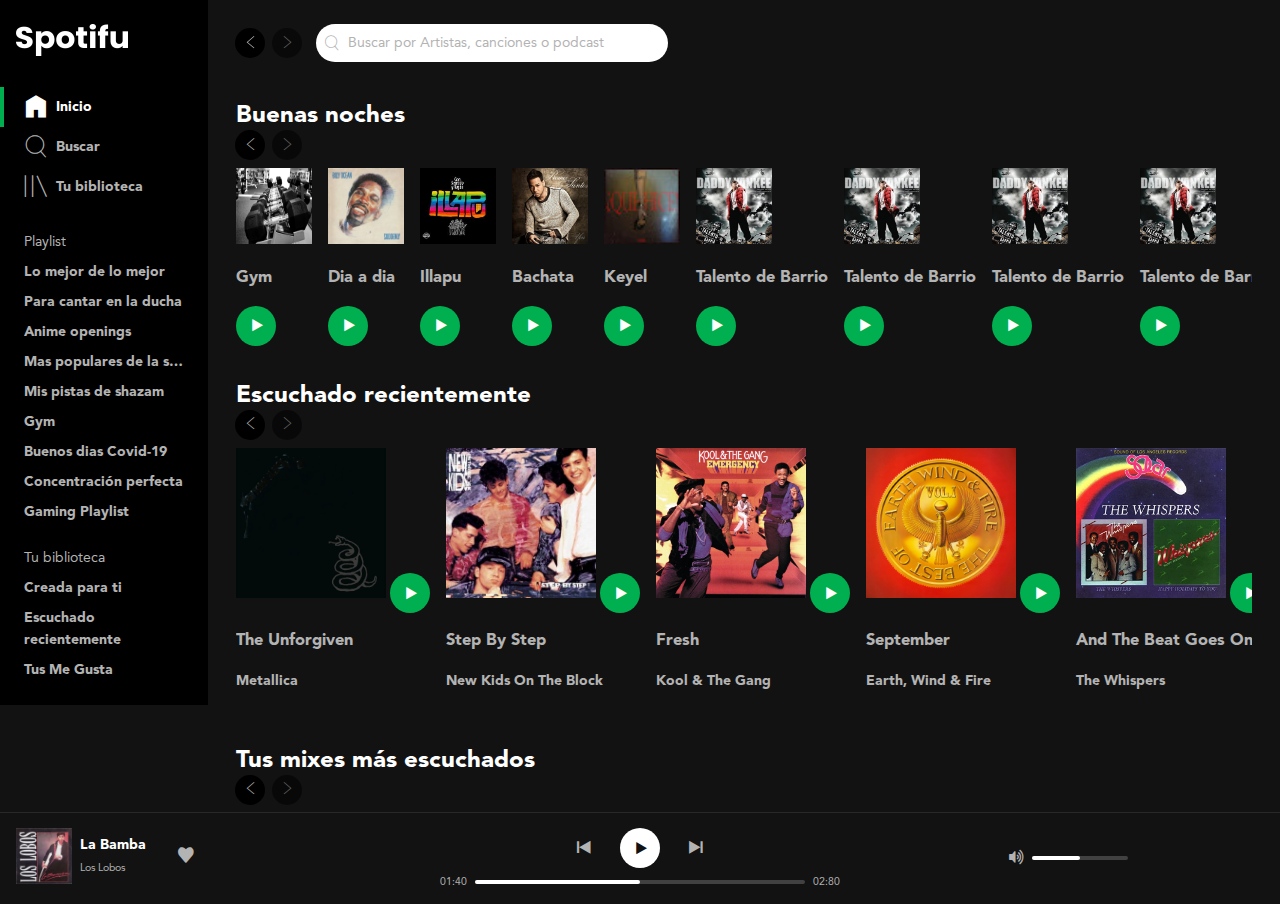
<file: index.html>
<!DOCTYPE html>
<html lang="es">
<head>

  <meta property="og:title" content="Proyecto Spotifu" />
  <meta property="og:type" content="website" />
  <meta property="og:description"
    content="Proyecto Spotifu, realizado en el curso de flexbox con componentes en https://leonidasesteban.com/" />
  <meta property="og:url" content="https://hervikm.github.io/Proyecto-spotifu/" />
  <meta property="og:image" content="https://hervikm.github.io/Proyecto-spotifu/images/1-Inicio-Spotify.jpg" />
  <!-- Favicon -->
  <link rel="shortcut icon" href="images/favicon.5cb2bd30.ico" type="image/x-icon">
  <link rel="apple-touch-icon" sizes="180x180" href="images/favicon.5cb2bd30.ico">
  <link rel="icon" type="image/png" sizes="32x32" href="images/favicon.5cb2bd30.ico">
  <link rel="icon" type="image/png" sizes="16x16" href="images/favicon.5cb2bd30.ico">
  <link rel="mask-icon" href="images/favicon.5cb2bd30.ico" color="#5bbad5">
  <meta name="msapplication-TileColor" content="#2b5797">
  <meta name="theme-color" content="#ffffff">


  <link rel="stylesheet" href="css/index.css">
  <meta charset="UTF-8">
  <meta http-equiv="X-UA-Compatible" content="IE=edge">
  <meta name="viewport" content="width=device-width, initial-scale=1.0">
  <title>Spotifu</title>
</head>

<body class="body">

  <div class="layout">

    <div class="layout-block">
      <div class="layout-sidebar">
          <!-- Barra lateral -->
          <div class="sidebar">

            <!-- Logo -->
            <header class="logo">
              <a href="/" aria-current="page">
                <img src="images/spotifu-logo.png" class="logo-image" width="112" height="32" alt="Logo de Spotifu"
                  title="Spotifu">
              </a>
            </header>

            <!-- Nav 1 -->

            <nav class="menu" aria-label="Principal">
              <ul class="menu-list">

                <li class="menuItem is-active">
                  <a href="./index.html" class="link" aria-current="page">
                    <i class="icon-home" aria-hidden="true"></i>
                    <span>Inicio</span>
                  </a>
                </li>

                <li class="menuItem ">
                  <a href="./buscar.html" class="link">
                    <i class="icon-search" aria-hidden="true"></i>
                    <span>Buscar</span>
                  </a>
                </li>

                <li class="menuItem ">
                  <a href="./tuBiblioteca.html" class="link">
                    <i class="icon-library" aria-hidden="true"></i>
                    <span>Tu biblioteca</span>
                  </a>
                </li>



              </ul>
            </nav>

            <!-- Nav2 -->

            <nav class="list" aria-labelledby="playlist-navigation">
              <h2 class="list-title" id="playlist-navigation">Playlist</h2>
              <ul class="list-content">

                <li class="list-item">
                  <span class="elipsis">
                    <a class="link" href="#">Lo mejor de lo mejor </a>
                  </span>
                </li>

                <li class="list-item">
                  <span class="elipsis">
                    <a class="link" href="#">Para cantar en la ducha</a>
                  </span>
                </li>

                <li class="list-item">
                  <span class="elipsis">
                    <a class="link" href="#">Anime openings</a>
                  </span>
                </li>

                <li class="list-item">
                  <span class="elipsis">
                    <a class="link" href="#">Mas populares de la semana para ti que eres un pro</a>
                  </span>
                </li>

                <li class="list-item">
                  <span class="elipsis">
                    <a class="link" href="#">Mis pistas de shazam</a>
                  </span>
                </li>

                <li class="list-item">
                  <span class="elipsis">
                    <a class="link" href="#">Gym</a>
                  </span>
                </li>

                <li class="list-item">
                  <span class="elipsis">
                    <a class="link" href="#">Buenos dias Covid-19</a>
                  </span>
                </li>

                <li class="list-item">
                  <span class="elipsis">
                    <a class="link" href="#">Concentración perfecta</a>
                  </span>
                </li>

                <li class="list-item">
                  <span class="elipsis">
                    <a class="link" href="#">Gaming Playlist</a>
                  </span>
                </li>
              </ul>
            </nav>

            <nav class="list" aria-labelledby="library-navigation">
              <h2 class="list-title" id="library-navigation">Tu biblioteca</h2>
              <ul class="list-content">
                <li class="list-item">
                  <a class="link" href="#">Creada para ti</a>
                </li>
                <li class="list-item">
                  <a class="link" href="#">Escuchado recientemente</a>
                </li>
                <li class="list-item">
                  <a class="link" href="#">Tus Me Gusta</a>
                </li>
              </ul>
            </nav>
          </div>
      </div>

      <div class="layout-main">
          <div class="page">
            <div class="sticky">
              <div class="page-block">
                <header class="header" aria-label="Barra superior y menu del usuario">
                  <div class="navigation">
                    <button class="navigation-prev" aria-label="Volver" title="volver">
                      <i class="icon-arrow-left" aria-hidden="true"></i>
                    </button>
                    <button class="navigation-next" disabled aria-label="avanzar" title="avanzar">
                      <i class="icon-arrow-right" aria-hidden="true"></i>
                    </button>
                  </div>

                  <!-- BUSQUEDA -->
                  <form class="search" method="POST" action="#" role="search" aria-label="Busqueda de canciones, artistas o podcast">
                    <i class="icon-search" aria-hidden="true"></i>
                    <input class="search-input" type="search" placeholder="Buscar por Artistas, canciones o podcast" id="">
                  </form>

                </header>
              </div>
            </div>

            <main class="page-block">
              <!-- REGION 1 -->
              <section class="playlistList" aria-labelledby="region1">
                <div class="playlistList-top">
                  <h2 class="playlistList-title" id="region1">Buenas noches</h2>

                  <div class="navigation">
                    <button class="navigation-prev" aria-label="Volver" title="volver">
                      <i class="icon-arrow-left" aria-hidden="true"></i>
                    </button>
                    <button class="navigation-next" disabled aria-label="avanzar" title="avanzar">
                      <i class="icon-arrow-right" aria-hidden="true"></i>
                    </button>
                  </div>
                </div>
                <div class="playlistList-container">
                  <!-- 1 -->
                  <div class="playlistB">
                    <div class="playlistB-cover">
                      <img src="images/gym.jpg" width="76" height="76" alt="cover de playlist">
                    </div>
                    <div class="playlistB-details">
                      <h3 class="playlistB-title">Gym</h3>
                      <div class="playlistB-control">
                        <button class="buttonIcon is-primary" aria-label="Reproducir la lista">
                          <i class="icon-play" aria-hidden="true"></i>
                        </button>
                      </div>
                    </div>
                  </div>
                  <!-- 2 -->

                  <div class="playlistB">
                    <div class="playlistB-cover">
                      <img src="images/billyocean.jpg" width="76" height="76" alt="cover de playlist">
                    </div>
                    <div class="playlistB-details">
                      <h3 class="playlistB-title">Dia a dia</h3>
                      <div class="playlistB-control">
                        <button class="buttonIcon is-primary" aria-label="Reproducir la lista">
                          <i class="icon-play" aria-hidden="true"></i>
                        </button>
                      </div>
                    </div>
                  </div>
                  <!-- 3 -->
                  <div class="playlistB">
                    <div class="playlistB-cover">
                      <img src="images/illapu.jpg" width="76" height="76" alt="cover de playlist ">
                    </div>
                    <div class="playlistB-details">
                      <h3 class="playlistB-title">Illapu</h3>
                      <div class="playlistB-control">
                        <button class="buttonIcon is-primary" aria-label="Reproducir la lista">
                          <i class="icon-play" aria-hidden="true"></i>
                        </button>
                      </div>
                    </div>
                  </div>
                  <!--  -->
                  <!-- 4 -->
                  <div class="playlistB">
                    <div class="playlistB-cover">
                      <img src="images/romeo.jpg" width="76" height="76" alt="cover de playlist ">
                    </div>
                    <div class="playlistB-details">
                      <h3 class="playlistB-title">Bachata</h3>
                      <div class="playlistB-control">
                        <button class="buttonIcon is-primary" aria-label="Reproducir la lista">
                          <i class="icon-play" aria-hidden="true"></i>
                        </button>
                      </div>
                    </div>
                  </div>
                  <!--  -->
                  <!-- 5 -->
                  <div class="playlistB">
                    <div class="playlistB-cover">
                      <img src="images/keyel.jpg" width="76" height="76" alt="cover de playlist ">
                    </div>
                    <div class="playlistB-details">
                      <h3 class="playlistB-title">Keyel</h3>
                      <div class="playlistB-control">
                        <button class="buttonIcon is-primary" aria-label="Reproducir la lista">
                          <i class="icon-play" aria-hidden="true"></i>
                        </button>
                      </div>
                    </div>
                  </div>
                  <!--  -->
                  <!-- 6 -->
                  <div class="playlistB">
                    <div class="playlistB-cover">
                      <img src="images/12_Talento_De_Barrio.jpg" width="76" height="76" alt="cover de playlist la bamba">
                    </div>
                    <div class="playlistB-details">
                      <h3 class="playlistB-title">Talento de Barrio</h3>
                      <div class="playlistB-control">
                        <button class="buttonIcon is-primary" aria-label="Reproducir la lista">
                          <i class="icon-play" aria-hidden="true"></i>
                        </button>
                      </div>
                    </div>
                  </div>
                  <!--  -->
                  <!-- 7 -->
                  <div class="playlistB">
                    <div class="playlistB-cover">
                      <img src="images/12_Talento_De_Barrio.jpg" width="76" height="76" alt="cover de playlist la bamba">
                    </div>
                    <div class="playlistB-details">
                      <h3 class="playlistB-title">Talento de Barrio</h3>
                      <div class="playlistB-control">
                        <button class="buttonIcon is-primary" aria-label="Reproducir la lista">
                          <i class="icon-play" aria-hidden="true"></i>
                        </button>
                      </div>
                    </div>
                  </div>
                  <!--  -->
                  <!-- 8-->
                  <div class="playlistB">
                    <div class="playlistB-cover">
                      <img src="images/12_Talento_De_Barrio.jpg" width="76" height="76" alt="cover de playlist la bamba">
                    </div>
                    <div class="playlistB-details">
                      <h3 class="playlistB-title">Talento de Barrio</h3>
                      <div class="playlistB-control">
                        <button class="buttonIcon is-primary" aria-label="Reproducir la lista">
                          <i class="icon-play" aria-hidden="true"></i>
                        </button>
                      </div>
                    </div>
                  </div>
                  <!--  -->
                  <!-- 9 -->
                  <div class="playlistB">
                    <div class="playlistB-cover">
                      <img src="images/12_Talento_De_Barrio.jpg" width="76" height="76" alt="cover de playlist la bamba">
                    </div>
                    <div class="playlistB-details">
                      <h3 class="playlistB-title">Talento de Barrio</h3>
                      <div class="playlistB-control">
                        <button class="buttonIcon is-primary" aria-label="Reproducir la lista">
                          <i class="icon-play" aria-hidden="true"></i>
                        </button>
                      </div>
                    </div>
                  </div>
                  <!--  -->
                  <!-- 10 -->
                  <div class="playlistB">
                    <div class="playlistB-cover">
                      <img src="images/12_Talento_De_Barrio.jpg" width="76" height="76" alt="cover de playlist la bamba">
                    </div>
                    <div class="playlistB-details">
                      <h3 class="playlistB-title">Talento de Barrio</h3>
                      <div class="playlistB-control">
                        <button class="buttonIcon is-primary" aria-label="Reproducir la lista">
                          <i class="icon-play" aria-hidden="true"></i>
                        </button>
                      </div>
                    </div>
                  </div>




                  <!--  -->
                </div>
              </section>

              <!-- REGION 2 -->
              <section class="playlistList" aria-labelledby="region2">
                <div class="playlistList-top">
                  <h2 class="playlistList-title" id="region2">Escuchado recientemente</h2>

                  <div class="navigation">
                    <button class="navigation-prev" aria-label="Volver" title="volver">
                      <i class="icon-arrow-left" aria-hidden="true"></i>
                    </button>
                    <button class="navigation-next" disabled aria-label="avanzar" title="avanzar">
                      <i class="icon-arrow-right" aria-hidden="true"></i>
                    </button>
                  </div>

                </div>
                <div class="playlistList-container">
                  <!-- 1 -->
                  <div class="playlistA">
                    <div class="playlistA-cover">
                      <img src="images/metallica.jpg" width="150" height="150" alt="portada de album">
                      <button class="buttonIcon is-primary" aria-label="Reproducir" title="Reproducir">
                        <i class="icon-play" aria-hidden="true"></i>
                      </button>
                    </div>
                    <h3 class="playlist-title">The Unforgiven</h3>
                    <h4 class="playlist-description">Metallica</h4>
                  </div>
                  <!--  -->
                  <!-- 2 -->
                  <div class="playlistA">
                    <div class="playlistA-cover">
                      <img src="images/Stepbystep.jpg" width="150" height="150" alt="portada de album">
                      <button class="buttonIcon is-primary" aria-label="Reproducir" title="Reproducir">
                        <i class="icon-play" aria-hidden="true"></i>
                      </button>
                    </div>
                    <h3 class="playlist-title">Step By Step</h3>
                    <h4 class="playlist-description">New Kids On The Block</h4>
                  </div>
                  <!--  -->
                  <!-- 3 -->
                  <div class="playlistA">
                    <div class="playlistA-cover">
                      <img src="images/fresh.jpg" width="150" height="150" alt="portada de album">
                      <button class="buttonIcon is-primary" aria-label="Reproducir" title="Reproducir">
                        <i class="icon-play" aria-hidden="true"></i>
                      </button>
                    </div>
                    <h3 class="playlist-title">Fresh</h3>
                    <h4 class="playlist-description">Kool & The Gang</h4>
                  </div>
                  <!--  -->
                  <!-- 4 -->
                  <div class="playlistA">
                    <div class="playlistA-cover">
                      <img src="images/september.jpg" width="150" height="150" alt="portada de album">
                      <button class="buttonIcon is-primary" aria-label="Reproducir" title="Reproducir">
                        <i class="icon-play" aria-hidden="true"></i>
                      </button>
                    </div>
                    <h3 class="playlist-title">September</h3>
                    <h4 class="playlist-description">Earth, Wind & Fire</h4>
                  </div>
                  <!--  -->
                  <!-- 5 -->
                  <div class="playlistA">
                    <div class="playlistA-cover">
                      <img src="images/thewisper.jpg" width="150" height="150" alt="portada de album">
                      <button class="buttonIcon is-primary" aria-label="Reproducir" title="Reproducir">
                        <i class="icon-play" aria-hidden="true"></i>
                      </button>
                    </div>
                    <h3 class="playlist-title">And The Beat Goes On</h3>
                    <h4 class="playlist-description">The Whispers</h4>
                  </div>
                  <!--  -->
                  <!-- 6 -->
                  <div class="playlistA">
                    <div class="playlistA-cover">
                      <img src="images/onthebeat.jpg" width="150" height="150" alt="portada de album">
                      <button class="buttonIcon is-primary" aria-label="Reproducir" title="Reproducir">
                        <i class="icon-play" aria-hidden="true"></i>
                      </button>
                    </div>
                    <h3 class="playlist-title">On The Beat - Extended Version</h3>
                    <h4 class="playlist-description">The B.B. & Q. Band</h4>
                  </div>
                  <!--  -->
                  <!-- 7 -->
                  <div class="playlistA">
                    <div class="playlistA-cover">
                      <img src="images/europe.jpg" width="150" height="150" alt="portada de album">
                      <button class="buttonIcon is-primary" aria-label="Reproducir" title="Reproducir">
                        <i class="icon-play" aria-hidden="true"></i>
                      </button>
                    </div>
                    <h3 class="playlist-title">Rock The Night</h3>
                    <h4 class="playlist-description">Europe</h4>
                  </div>
                  <!--  -->
                  <!-- 8 -->
                  <div class="playlistA">
                    <div class="playlistA-cover">
                      <img src="images/europe2.jpg" width="150" height="150" alt="portada de album">
                      <button class="buttonIcon is-primary" aria-label="Reproducir" title="Reproducir">
                        <i class="icon-play" aria-hidden="true"></i>
                      </button>
                    </div>
                    <h3 class="playlist-title">Open Your Heart</h3>
                    <h4 class="playlist-description">Europe</h4>
                  </div>
                  <!--  -->
                  <!-- 9 -->
                  <div class="playlistA">
                    <div class="playlistA-cover">
                      <img src="images/billyocean.jpg" width="150" height="150" alt="portada de album">
                      <button class="buttonIcon is-primary" aria-label="Reproducir" title="Reproducir">
                        <i class="icon-play" aria-hidden="true"></i>
                      </button>
                    </div>
                    <h3 class="playlist-title">Caribbean Queen (No More Love on the Run)</h3>
                    <h4 class="playlist-description">Billy Ocean</h4>
                  </div>
                  <!--  -->
                  <!-- 10 -->
                  <div class="playlistA">
                    <div class="playlistA-cover">
                      <img src="images/sexual-healing.jpg" width="150" height="150" alt="portada de album">
                      <button class="buttonIcon is-primary" aria-label="Reproducir" title="Reproducir">
                        <i class="icon-play" aria-hidden="true"></i>
                      </button>
                    </div>
                    <h3 class="playlist-title">Sexual Healing</h3>
                    <h4 class="playlist-description">Marvin Gaye</h4>
                  </div>
                  <!--  -->

                </div>
              </section>

              <!-- REGION 3 -->
              <section class="playlistList" aria-labelledby="region3">
                <div class="playlistList-top">
                  <h2 class="playlistList-title" id="region3">Tus mixes más escuchados</h2>

                  <div class="navigation">
                    <button class="navigation-prev" aria-label="Volver" title="volver">
                      <i class="icon-arrow-left" aria-hidden="true"></i>
                    </button>
                    <button class="navigation-next" disabled aria-label="avanzar" title="avanzar">
                      <i class="icon-arrow-right" aria-hidden="true"></i>
                    </button>
                  </div>

                </div>
                <div class="playlistList-container">
                  <!-- 1 -->
                  <div class="playlistA">
                    <div class="playlistA-cover">
                      <img src="images/tusMixes/1.PNG" width="150" height="150" alt="portada de album">
                      <button class="buttonIcon is-primary" aria-label="Reproducir" title="Reproducir">
                        <i class="icon-play" aria-hidden="true"></i>
                      </button>
                    </div>
                    <h3 class="playlist-title">Luis Miguel Mix</h3>
                    <h4 class="playlist-description">Marisela, Chayanne, Ricardo Arjona y más</h4>
                  </div>
                  <!--  -->
                  <!-- 2 -->
                  <div class="playlistA">
                    <div class="playlistA-cover">
                      <img src="images/tusMixes/2.PNG" width="150" height="150" alt="portada de album">
                      <button class="buttonIcon is-primary" aria-label="Reproducir" title="Reproducir">
                        <i class="icon-play" aria-hidden="true"></i>
                      </button>
                    </div>
                    <h3 class="playlist-title">Europe Mix</h3>
                    <h4 class="playlist-description">Survivor, Bon Jovim Mr.Big y más</h4>
                  </div>
                  <!--  -->
                  <!-- 3 -->
                  <div class="playlistA">
                    <div class="playlistA-cover">
                      <img src="images/tusMixes/3.PNG" width="150" height="150" alt="portada de album">
                      <button class="buttonIcon is-primary" aria-label="Reproducir" title="Reproducir">
                        <i class="icon-play" aria-hidden="true"></i>
                      </button>
                    </div>
                    <h3 class="playlist-title">Illapu Mix</h3>
                    <h4 class="playlist-description">Los Prisioneros, Arak Pacha y más </h4>
                  </div>
                  <!--  -->
                  <!-- 4 -->
                  <div class="playlistA">
                    <div class="playlistA-cover">
                      <img src="images/tusMixes/4.PNG" width="150" height="150" alt="portada de album">
                      <button class="buttonIcon is-primary" aria-label="Reproducir" title="Reproducir">
                        <i class="icon-play" aria-hidden="true"></i>
                      </button>
                    </div>
                    <h3 class="playlist-title">Mix de la década de 2010</h3>
                    <h4 class="playlist-description">Lyanno, ROSALÍA, Kygo y más</h4>
                  </div>
                  <!--  -->
                  <!-- 5 -->
                  <div class="playlistA">
                    <div class="playlistA-cover">
                      <img src="images/tusMixes/5.PNG" width="150" height="150" alt="portada de album">
                      <button class="buttonIcon is-primary" aria-label="Reproducir" title="Reproducir">
                        <i class="icon-play" aria-hidden="true"></i>
                      </button>
                    </div>
                    <h3 class="playlist-title">Mix Pop</h3>
                    <h4 class="playlist-description">Madonna, One Direction, Rihanna y más</h4>
                  </div>
                  <!--  -->
                  <!-- 6 -->
                  <div class="playlistA">
                    <div class="playlistA-cover">
                      <img src="images/tusMixes/6.PNG" width="150" height="150" alt="portada de album">
                      <button class="buttonIcon is-primary" aria-label="Reproducir" title="Reproducir">
                        <i class="icon-play" aria-hidden="true"></i>
                      </button>
                    </div>
                    <h3 class="playlist-title">Mix Rock</h3>
                    <h4 class="playlist-description">Scorpions, Joan jett & The Blackhearts y mas</h4>
                  </div>
                  <!--  -->
                  <!-- 7 -->
                  <div class="playlistA">
                    <div class="playlistA-cover">
                      <img src="images/tusMixes/5.PNG" width="150" height="150" alt="portada de album">
                      <button class="buttonIcon is-primary" aria-label="Reproducir" title="Reproducir">
                        <i class="icon-play" aria-hidden="true"></i>
                      </button>
                    </div>
                    <h3 class="playlist-title">Mix de los 80</h3>
                    <h4 class="playlist-description">Soda Estereo, Los Prisioneros, GIT y más </h4>
                  </div>
                  <!--  -->
                </div>
              </section>


            </main>

          </div>
      </div>
    </div>

    <div class="layout-block">
      <footer class="layout-bottom">
        <!-- Reproductor musical -->
        <div class="player">
          <div class="player-nowPlaying">
            <!-- Fotografia cancion -->
            <div class="nowPlaying">
              <div class="nowPlaying-cover">
                <img src="images/portada.jpg" width="56" height="56" alt="portada la bamba">
              </div>
              <div class="nowPlaying-details">
                <div class="nowPlaying-description">
                  <a href="#song" class="nowPlaying-title">La Bamba</a>
                  <a href="#artist" class="nowPlaying-artist">Los Lobos</a>
                </div>
                <div class="nowPlaying-actions">
                  <button class="player-control" role="switch" aria-checked="false" aria-label="cancion favorita" title="Favoritos">
                    <i class="icon-heart" aria-hidden="true"></i>
                  </button>
                </div>
              </div>
            </div>
          </div>

          <div class="player-playerControls">
            <!-- Controles de reproduccion -->
            <div class="playerControls">
              <!-- botones -->
              <div class="playerControls-buttons" aria-label="Controles de reproduccion">
                <button class="buttonIcon " aria-label="Anterior" title="Anterior">
                  <i class="icon-prev" aria-hidden="true"></i>
                </button>
                <button class="buttonIcon is-white" aria-label="Reproducir" title="Reproducir">
                  <i class="icon-play" aria-hidden="true"></i>
                </button>
                <button class="buttonIcon " aria-label="Siguiente" title="Siguiente">
                  <i class="icon-next" aria-hidden="true"></i>
                </button>
              </div>

              <!-- Barra de reproducccion -->
              <div class="playerPlayback">
                <span class="playerPlayback-progressTime">01:40</span>
                <div class="playerPlayback-slider">
                  <div class="slider">
                    <div class="slider-progress">
                      <button class="slider-button" aria-label="Controlar progreso de la reproduccion"></button>
                    </div>
                  </div>
                </div>
                <span class="playerPlayback-progressTime">02:80</span>
              </div>
            </div>
          </div>

          <div class="player-playerVolumen">
            <!-- Control volumen -->
            <div class="playerVolumen">
              <button class="player-control" aria-label="Silenciar" aria-describedby="volumen-icon">
                <i class="icon-volume-up" id="volumen-icon" aria-checked="false" role="switch" aria-label="volumen alto"></i>
              </button>
              <div class="playerVolumen-slider">
                <div class="slider">
                  <div class="slider-progress">
                    <button class="slider-button" aria-label="Controlar progreso de la reproduccion"></button>
                  </div>
                </div>
              </div>
            </div>
          </div>
        </div>
      </footer>
    </div>
  </div>


</body>

</html>
</file>
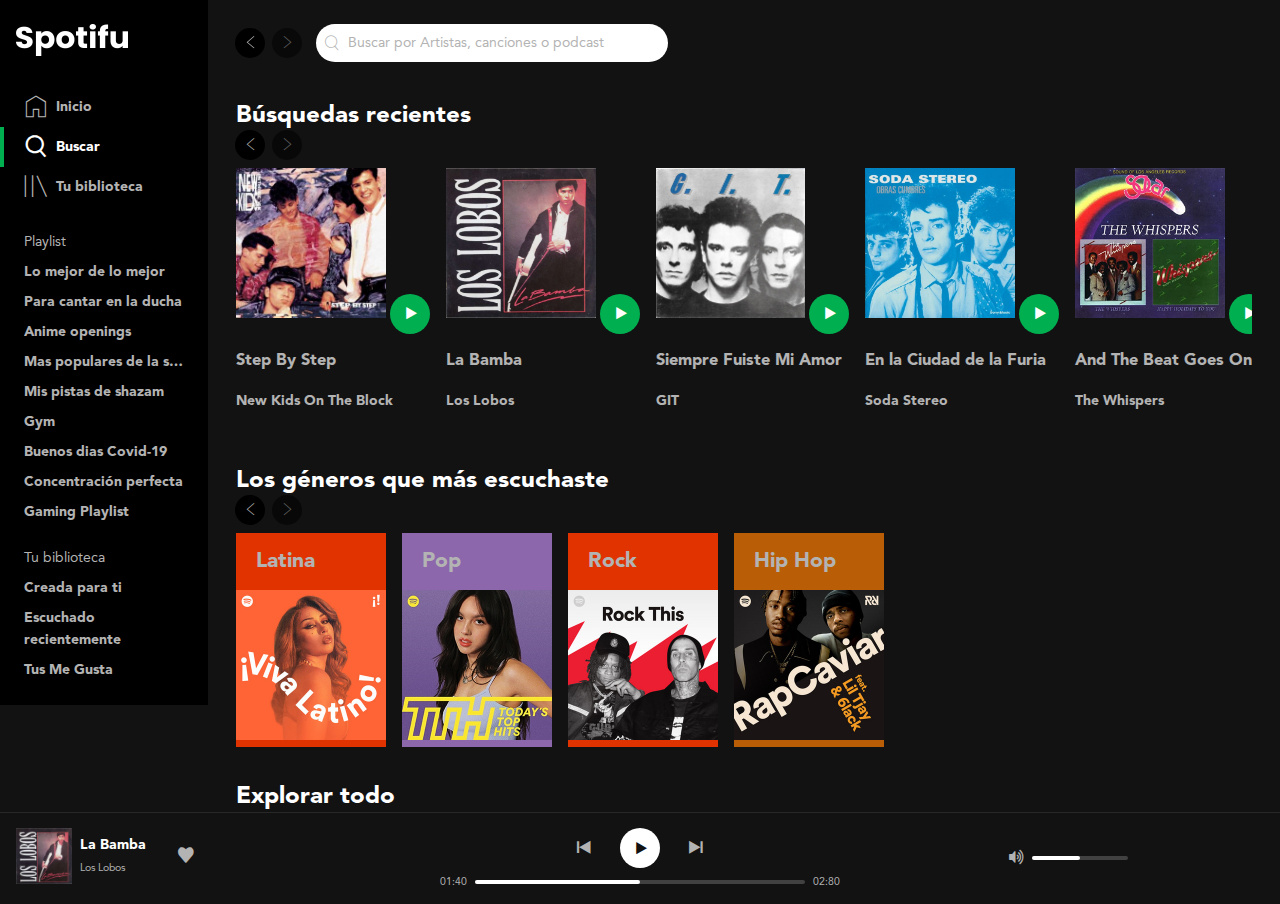
<file: buscar.html>
<!DOCTYPE html>
<html lang="es">

<head>

  <meta property="og:title" content="Proyecto Spotifu" />
  <meta property="og:type" content="website" />
  <meta property="og:description"
    content="Proyecto Spotifu, realizado en el curso de flexbox con componentes en https://leonidasesteban.com/" />
  <meta property="og:url" content="https://hervikm.github.io/Proyecto-spotifu/" />
  <meta property="og:image" content="https://hervikm.github.io/Proyecto-spotifu/images/1-Inicio-Spotify.jpg" />
  <!-- Favicon -->
  <link rel="shortcut icon" href="images/favicon.5cb2bd30.ico" type="image/x-icon">
  <link rel="apple-touch-icon" sizes="180x180" href="images/favicon.5cb2bd30.ico">
  <link rel="icon" type="image/png" sizes="32x32" href="images/favicon.5cb2bd30.ico">
  <link rel="icon" type="image/png" sizes="16x16" href="images/favicon.5cb2bd30.ico">
  <link rel="mask-icon" href="images/favicon.5cb2bd30.ico" color="#5bbad5">
  <meta name="msapplication-TileColor" content="#2b5797">
  <meta name="theme-color" content="#ffffff">


  <link rel="stylesheet" href="css/index.css">
  <meta charset="UTF-8">
  <meta http-equiv="X-UA-Compatible" content="IE=edge">
  <meta name="viewport" content="width=device-width, initial-scale=1.0">
  <title>Spotifu</title>
</head>

<body class="body">

  <div class="layout">

    <div class="layout-block">
      <div class="layout-sidebar">
        <!-- Barra lateral -->
        <div class="sidebar">

          <!-- Logo -->
          <header class="logo">
            <a href="/" aria-current="page">
              <img src="images/spotifu-logo.png" class="logo-image" width="112" height="32" alt="Logo de Spotifu"
                title="Spotifu">
            </a>
          </header>

          <!-- Nav 1 -->

          <nav class="menu" aria-label="Principal">
            <ul class="menu-list">

              <li class="menuItem ">
                <a href="index.html" class="link" aria-current="page">
                  <i class="icon-home" aria-hidden="true"></i>
                  <span>Inicio</span>
                </a>
              </li>

              <li class="menuItem is-active">
                <a href="./buscar.html" class="link">
                  <i class="icon-search" aria-hidden="true"></i>
                  <span>Buscar</span>
                </a>
              </li>

              <li class="menuItem ">
                <a href="./tuBiblioteca.html" class="link">
                  <i class="icon-library" aria-hidden="true"></i>
                  <span>Tu biblioteca</span>
                </a>
              </li>



            </ul>
          </nav>

          <!-- Nav2 -->

          <nav class="list" aria-labelledby="playlist-navigation">
            <h2 class="list-title" id="playlist-navigation">Playlist</h2>
            <ul class="list-content">

              <li class="list-item">
                <span class="elipsis">
                  <a class="link" href="#">Lo mejor de lo mejor </a>
                </span>
              </li>

              <li class="list-item">
                <span class="elipsis">
                  <a class="link" href="#">Para cantar en la ducha</a>
                </span>
              </li>

              <li class="list-item">
                <span class="elipsis">
                  <a class="link" href="#">Anime openings</a>
                </span>
              </li>

              <li class="list-item">
                <span class="elipsis">
                  <a class="link" href="#">Mas populares de la semana para ti que eres un pro</a>
                </span>
              </li>

              <li class="list-item">
                <span class="elipsis">
                  <a class="link" href="#">Mis pistas de shazam</a>
                </span>
              </li>

              <li class="list-item">
                <span class="elipsis">
                  <a class="link" href="#">Gym</a>
                </span>
              </li>

              <li class="list-item">
                <span class="elipsis">
                  <a class="link" href="#">Buenos dias Covid-19</a>
                </span>
              </li>

              <li class="list-item">
                <span class="elipsis">
                  <a class="link" href="#">Concentración perfecta</a>
                </span>
              </li>

              <li class="list-item">
                <span class="elipsis">
                  <a class="link" href="#">Gaming Playlist</a>
                </span>
              </li>
            </ul>
          </nav>

          <nav class="list" aria-labelledby="library-navigation">
            <h2 class="list-title" id="library-navigation">Tu biblioteca</h2>
            <ul class="list-content">
              <li class="list-item">
                <a class="link" href="#">Creada para ti</a>
              </li>
              <li class="list-item">
                <a class="link" href="#">Escuchado recientemente</a>
              </li>
              <li class="list-item">
                <a class="link" href="#">Tus Me Gusta</a>
              </li>
            </ul>
          </nav>
        </div>
      </div>

      <div class="layout-main">
        <div class="page">
          <div class="sticky">
            <div class="page-block">
              <header class="header" aria-label="Barra superior y menu del usuario">
                <div class="navigation">
                  <button class="navigation-prev" aria-label="Volver" title="volver">
                    <i class="icon-arrow-left" aria-hidden="true"></i>
                  </button>
                  <button class="navigation-next" disabled aria-label="avanzar" title="avanzar">
                    <i class="icon-arrow-right" aria-hidden="true"></i>
                  </button>
                </div>

                <!-- BUSQUEDA -->
                <form class="search" method="POST" action="#" role="search"
                  aria-label="Busqueda de canciones, artistas o podcast">
                  <i class="icon-search" aria-hidden="true"></i>
                  <input class="search-input" type="search" placeholder="Buscar por Artistas, canciones o podcast"
                    id="">
                </form>

              </header>
            </div>
          </div>

          <main class="page-block">

            <!-- REGION 1 -->
            <section class="playlistList" aria-labelledby="region1">
              <div class="playlistList-top">
                <h2 class="playlistList-title" id="region1">Búsquedas recientes</h2>

                <div class="navigation">
                  <button class="navigation-prev" aria-label="Volver" title="volver">
                    <i class="icon-arrow-left" aria-hidden="true"></i>
                  </button>
                  <button class="navigation-next" disabled aria-label="avanzar" title="avanzar">
                    <i class="icon-arrow-right" aria-hidden="true"></i>
                  </button>
                </div>

              </div>
              <div class="playlistList-container">
                <!-- 1 -->
                <div class="playlistA">
                  <div class="playlistA-cover">
                    <img src="images/Stepbystep.jpg" width="150" height="150" alt="portada de album">
                    <button class="buttonIcon is-primary" aria-label="Reproducir" title="Reproducir">
                      <i class="icon-play" aria-hidden="true"></i>
                    </button>
                  </div>
                  <h3 class="playlist-title">Step By Step</h3>
                  <h4 class="playlist-description">New Kids On The Block</h4>
                </div>
                <!--  -->
                <!-- 2 -->
                <div class="playlistA">
                  <div class="playlistA-cover">
                    <img src="images/portada.jpg" width="150" height="150" alt="portada de album" >
                    <button class="buttonIcon is-primary" aria-label="Reproducir" title="Reproducir">
                      <i class="icon-play" aria-hidden="true"></i>
                    </button>
                  </div>
                  <h3 class="playlist-title">La Bamba</h3>
                  <h4 class="playlist-description">Los Lobos</h4>
                </div>
                <!--  -->
                <!-- 3 -->
                <div class="playlistA">
                  <div class="playlistA-cover">
                    <img src="images/git.jpg"150" height="150" alt="portada de album">
                    <button class="buttonIcon is-primary" aria-label="Reproducir" title="Reproducir">
                      <i class="icon-play" aria-hidden="true"></i>
                    </button>
                  </div>
                  <h3 class="playlist-title">Siempre Fuiste Mi Amor</h3>
                  <h4 class="playlist-description">GIT</h4>
                </div>
                <!--  -->
                <!-- 4 -->
                <div class="playlistA">
                  <div class="playlistA-cover">
                    <img src="images/soda.jpg" width="150" height="150" alt="portada de album">
                    <button class="buttonIcon is-primary" aria-label="Reproducir" title="Reproducir">
                      <i class="icon-play" aria-hidden="true"></i>
                    </button>
                  </div>
                  <h3 class="playlist-title">En la Ciudad de la Furia</h3>
                  <h4 class="playlist-description">Soda Stereo</h4>
                </div>
                <!--  -->
                <!-- 5 -->
                <div class="playlistA">
                  <div class="playlistA-cover">
                    <img src="images/thewisper.jpg" width="150" height="150" alt="portada de album">
                    <button class="buttonIcon is-primary" aria-label="Reproducir" title="Reproducir">
                      <i class="icon-play" aria-hidden="true"></i>
                    </button>
                  </div>
                  <h3 class="playlist-title">And The Beat Goes On</h3>
                  <h4 class="playlist-description">The Whispers</h4>
                </div>
                <!--  -->
              </div>
            </section>


            <!-- REGION 2 -->
            <section class="playlistList" aria-labelledby="region2">
              <div class="playlistList-top">
                <h2 class="playlistList-title" id="region2">Los géneros que más escuchaste</h2>

                <div class="navigation">
                  <button class="navigation-prev" aria-label="Volver" title="volver">
                    <i class="icon-arrow-left" aria-hidden="true"></i>
                  </button>
                  <button class="navigation-next" disabled aria-label="avanzar" title="avanzar">
                    <i class="icon-arrow-right" aria-hidden="true"></i>
                  </button>
                </div>

              </div>
              <div class="playlistList-container">
                <!-- 1 -->
                <div class="playlistC" style="background-color: #E13300;">
                  <div class="playlistC-cover">
                    <div class="playlistC-title">
                      <h2>Latina</h2>
                    </div>
                    <img src="images/busquedas/2.jpg" width="150" height="150" alt="portada de genero">
                  </div>
                </div>
                <!--  -->
                <!-- 2 -->
                <div class="playlistC" style="background-color: #8D67AB;">
                  <div class="playlistC-cover">
                    <div class="playlistC-title">
                      <h2>Pop</h2>
                    </div>
                    <img src="images/busquedas/3.jpg" width="150" height="150" alt="portada de genero">
                  </div>
                </div>
                <!--  -->
                <!-- 3 -->
                <div class="playlistC" style="background-color: #E13300;">
                  <div class="playlistC-cover">
                    <div class="playlistC-title">
                      <h2>Rock</h2>
                    </div>
                    <img src="images/busquedas/1.jpg" width="150" height="150" alt="portada de genero">
                  </div>
                </div>
                <!--  -->
                <!-- 4 -->
                <div class="playlistC" style="background-color: #BA5D07;">
                  <div class="playlistC-cover">
                    <div class="playlistC-title">
                      <h2>Hip Hop</h2>
                    </div>
                    <img src="images/busquedas/4.jpg" width="150" height="150" alt="portada de genero">
                  </div>
                </div>
                <!--  -->

              </div>
            </section>

            <!-- REGION 3 -->
            <section class="playlistListD" aria-labelledby="region3">
              <div class="playlistListD-top">
                <h2 class="playlistListD-title" id="region3">Explorar todo</h2>
              </div>
              <div class="playlistListD-container">
                <!-- 1 -->
                <div class="playlistD" style="background-color: #27856A;">
                  <div class="playlistD-cover">
                    <div class="playlistD-title">
                      <h2>Podcasts</h2>
                    </div>
                    <img src="images/busquedas/6.jpg" width="100" height="100" alt="portada de genero">
                  </div>
                </div>
                <!--  -->
                <!-- 2 -->
                <div class="playlistD" style="background-color: #1E3264;">
                  <div class="playlistD-cover">
                    <div class="playlistD-title">
                      <h2>Creado para ti</h2>
                    </div>
                    <img src="images/busquedas/10.png" width="100" height="100" alt="portada de genero">
                  </div>
                </div>
                <!--  -->
                <!-- 3 -->
                <div class="playlistD" style="background-color: #8D67AB;">
                  <div class="playlistD-cover">
                    <div class="playlistD-title">
                      <h2>Listas</h2>
                    </div>
                    <img src="images/busquedas/8.jpg" width="100" height="100" alt="portada de genero">
                  </div>
                </div>
                <!--  -->
                <!-- 4 -->
                <div class="playlistD" style="background-color: #E8115B;">
                  <div class="playlistD-cover">
                    <div class="playlistD-title">
                      <h2>Nuevos Lanzamientos</h2>
                    </div>
                    <img src="images/busquedas/9.jpg" width="100" height="100" alt="portada de genero">
                  </div>
                </div>
                <!--  -->
                <!-- 5 -->
                <div class="playlistD" style="background-color: #8D67AB;">
                  <div class="playlistD-cover">
                    <div class="playlistD-title">
                      <h2>Descubrir</h2>
                    </div>
                    <img src="images/busquedas/11.jpeg" width="100" height="100" alt="portada de genero">
                  </div>
                </div>
                <!--  -->
                <!-- 6 -->
                <div class="playlistD" style="background-color: #1E3264;">
                  <div class="playlistD-cover">
                    <div class="playlistD-title">
                      <h2>Concerts</h2>
                    </div>
                    <img src="images/busquedas/12.jpg" width="100" height="100" alt="portada de genero">
                  </div>
                </div>
                <!--  -->
                <!-- 7 -->
                <div class="playlistD" style="background-color: #777777;">
                  <div class="playlistD-cover">
                    <div class="playlistD-title">
                      <h2>Metal</h2>
                    </div>
                    <img src="images/busquedas/5.jpg" width="100" height="100" alt="portada de genero">
                  </div>
                </div>
                <!--  -->
                <!-- 8 -->
                <div class="playlistD" style="background-color: #E8115B;">
                  <div class="playlistD-cover">
                    <div class="playlistD-title">
                      <h2>Gaming</h2>
                    </div>
                    <img src="images/busquedas/15.jpg" width="100" height="100" alt="portada de genero">
                  </div>
                </div>
                <!--  -->
                <!-- 9 -->
                <div class="playlistD" style="background-color: #477D95;">
                  <div class="playlistD-cover">
                    <div class="playlistD-title">
                      <h2>League of Legends</h2>
                    </div>
                    <img src="images/busquedas/16.jpg" width="100" height="100" alt="portada de genero">
                  </div>
                </div>
                <!--  -->
                <!-- 10 -->
                <div class="playlistD" style="background-color: #F59B23;">
                  <div class="playlistD-cover">
                    <div class="playlistD-title">
                      <h2>Tendencias</h2>
                    </div>
                    <img src="images/busquedas/17.jpeg" width="100" height="100" alt="portada de genero">
                  </div>
                </div>
                <!--  -->



              </div>
            </section>
          </main>

        </div>
      </div>
    </div>

    <div class="layout-block">
      <footer class="layout-bottom">
        <!-- Reproductor musical -->
        <div class="player">
          <div class="player-nowPlaying">
            <!-- Fotografia cancion -->
            <div class="nowPlaying">
              <div class="nowPlaying-cover">
                <img src="images/portada.jpg" width="56" height="56" alt="portada la bamba">
              </div>
              <div class="nowPlaying-details">
                <div class="nowPlaying-description">
                  <a href="#song" class="nowPlaying-title">La Bamba</a>
                  <a href="#artist" class="nowPlaying-artist">Los Lobos</a>
                </div>
                <div class="nowPlaying-actions">
                  <button class="player-control" role="switch" aria-checked="false" aria-label="cancion favorita"
                    title="Favoritos">
                    <i class="icon-heart" aria-hidden="true"></i>
                  </button>
                </div>
              </div>
            </div>
          </div>

          <div class="player-playerControls">
            <!-- Controles de reproduccion -->
            <div class="playerControls">
              <!-- botones -->
              <div class="playerControls-buttons" aria-label="Controles de reproduccion">
                <button class="buttonIcon " aria-label="Anterior" title="Anterior">
                  <i class="icon-prev" aria-hidden="true"></i>
                </button>
                <button class="buttonIcon is-white" aria-label="Reproducir" title="Reproducir">
                  <i class="icon-play" aria-hidden="true"></i>
                </button>
                <button class="buttonIcon " aria-label="Siguiente" title="Siguiente">
                  <i class="icon-next" aria-hidden="true"></i>
                </button>
              </div>

              <!-- Barra de reproducccion -->
              <div class="playerPlayback">
                <span class="playerPlayback-progressTime">01:40</span>
                <div class="playerPlayback-slider">
                  <div class="slider">
                    <div class="slider-progress">
                      <button class="slider-button" aria-label="Controlar progreso de la reproduccion"></button>
                    </div>
                  </div>
                </div>
                <span class="playerPlayback-progressTime">02:80</span>
              </div>
            </div>
          </div>

          <div class="player-playerVolumen">
            <!-- Control volumen -->
            <div class="playerVolumen">
              <button class="player-control" aria-label="Silenciar" aria-describedby="volumen-icon">
                <i class="icon-volume-up" id="volumen-icon" aria-checked="false" role="switch"
                  aria-label="volumen alto"></i>
              </button>
              <div class="playerVolumen-slider">
                <div class="slider">
                  <div class="slider-progress">
                    <button class="slider-button" aria-label="Controlar progreso de la reproduccion"></button>
                  </div>
                </div>
              </div>
            </div>
          </div>
        </div>
      </footer>
    </div>
  </div>


</body>

</html>
</file>
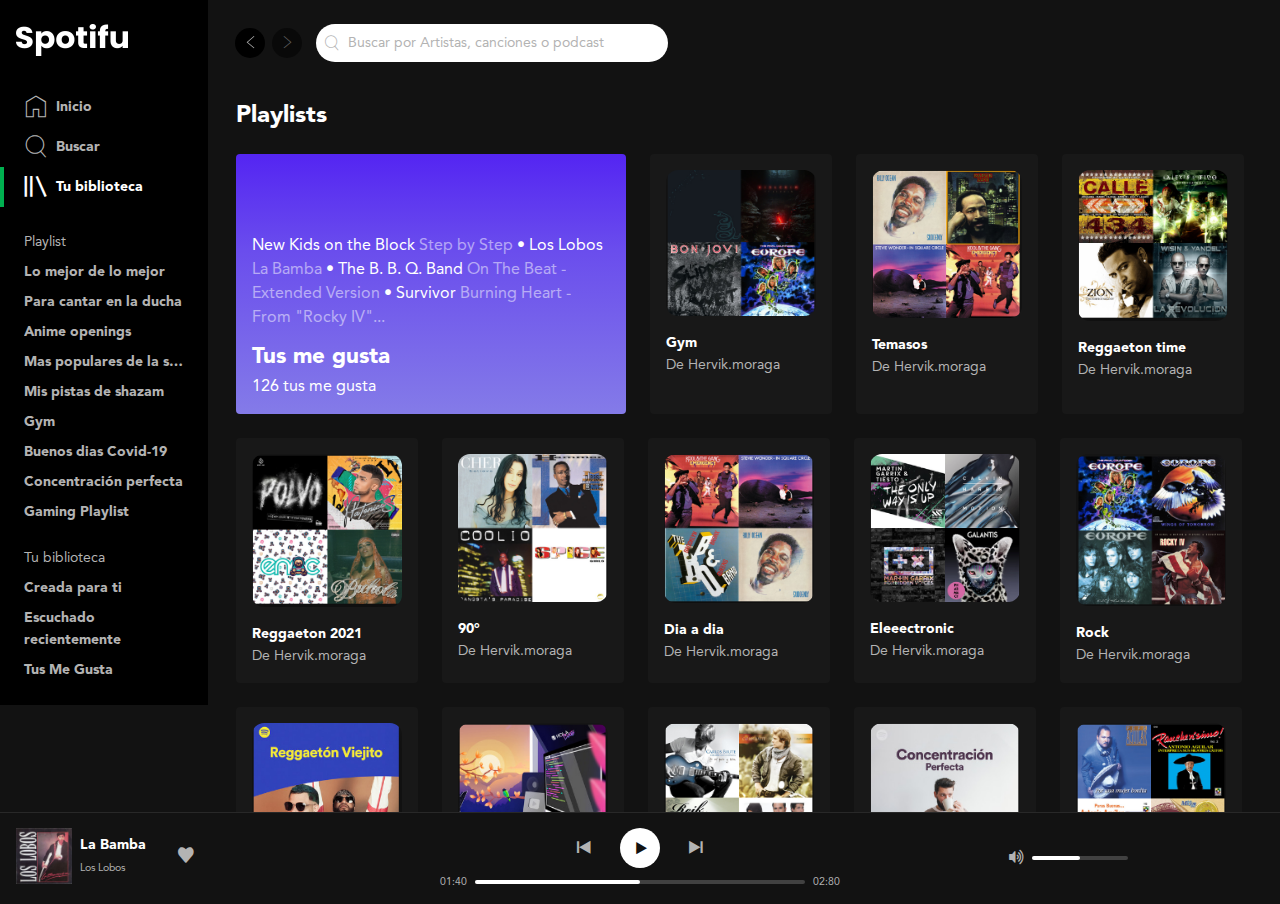
<file: tuBiblioteca.html>
<!DOCTYPE html>
<html lang="es">

<head>

  <meta property="og:title" content="Proyecto Spotifu" />
  <meta property="og:type" content="website" />
  <meta property="og:description"
    content="Proyecto Spotifu, realizado en el curso de flexbox con componentes en https://leonidasesteban.com/" />
  <meta property="og:url" content="https://hervikm.github.io/Proyecto-spotifu/" />
  <meta property="og:image" content="https://hervikm.github.io/Proyecto-spotifu/images/1-Inicio-Spotify.jpg" />
  <!-- Favicon -->
  <link rel="shortcut icon" href="images/favicon.5cb2bd30.ico" type="image/x-icon">
  <link rel="apple-touch-icon" sizes="180x180" href="images/favicon.5cb2bd30.ico">
  <link rel="icon" type="image/png" sizes="32x32" href="images/favicon.5cb2bd30.ico">
  <link rel="icon" type="image/png" sizes="16x16" href="images/favicon.5cb2bd30.ico">
  <link rel="mask-icon" href="images/favicon.5cb2bd30.ico" color="#5bbad5">
  <meta name="msapplication-TileColor" content="#2b5797">
  <meta name="theme-color" content="#ffffff">


  <link rel="stylesheet" href="css/index.css">
  <meta charset="UTF-8">
  <meta http-equiv="X-UA-Compatible" content="IE=edge">
  <meta name="viewport" content="width=device-width, initial-scale=1.0">
  <title>Spotifu</title>
</head>

<body class="body">

  <div class="layout">

    <div class="layout-block">
      <div class="layout-sidebar">
        <!-- Barra lateral -->
        <div class="sidebar">

          <!-- Logo -->
          <header class="logo">
            <a href="/" aria-current="page">
              <img src="images/spotifu-logo.png" class="logo-image" width="112" height="32" alt="Logo de Spotifu"
                title="Spotifu">
            </a>
          </header>

          <!-- Nav 1 -->

          <nav class="menu" aria-label="Principal">
            <ul class="menu-list">

              <li class="menuItem ">
                <a href="./index.html" class="link" aria-current="page">
                  <i class="icon-home" aria-hidden="true"></i>
                  <span>Inicio</span>
                </a>
              </li>

              <li class="menuItem ">
                <a href="./buscar.html" class="link">
                  <i class="icon-search" aria-hidden="true"></i>
                  <span>Buscar</span>
                </a>
              </li>

              <li class="menuItem is-active">
                <a href="./tuBiblioteca.html" class="link">
                  <i class="icon-library" aria-hidden="true"></i>
                  <span>Tu biblioteca</span>
                </a>
              </li>



            </ul>
          </nav>

          <!-- Nav2 -->

          <nav class="list" aria-labelledby="playlist-navigation">
            <h2 class="list-title" id="playlist-navigation">Playlist</h2>
            <ul class="list-content">

              <li class="list-item">
                <span class="elipsis">
                  <a class="link" href="#">Lo mejor de lo mejor </a>
                </span>
              </li>

              <li class="list-item">
                <span class="elipsis">
                  <a class="link" href="#">Para cantar en la ducha</a>
                </span>
              </li>

              <li class="list-item">
                <span class="elipsis">
                  <a class="link" href="#">Anime openings</a>
                </span>
              </li>

              <li class="list-item">
                <span class="elipsis">
                  <a class="link" href="#">Mas populares de la semana para ti que eres un pro</a>
                </span>
              </li>

              <li class="list-item">
                <span class="elipsis">
                  <a class="link" href="#">Mis pistas de shazam</a>
                </span>
              </li>

              <li class="list-item">
                <span class="elipsis">
                  <a class="link" href="#">Gym</a>
                </span>
              </li>

              <li class="list-item">
                <span class="elipsis">
                  <a class="link" href="#">Buenos dias Covid-19</a>
                </span>
              </li>

              <li class="list-item">
                <span class="elipsis">
                  <a class="link" href="#">Concentración perfecta</a>
                </span>
              </li>

              <li class="list-item">
                <span class="elipsis">
                  <a class="link" href="#">Gaming Playlist</a>
                </span>
              </li>
            </ul>
          </nav>

          <nav class="list" aria-labelledby="library-navigation">
            <h2 class="list-title" id="library-navigation">Tu biblioteca</h2>
            <ul class="list-content">
              <li class="list-item">
                <a class="link" href="#">Creada para ti</a>
              </li>
              <li class="list-item">
                <a class="link" href="#">Escuchado recientemente</a>
              </li>
              <li class="list-item">
                <a class="link" href="#">Tus Me Gusta</a>
              </li>
            </ul>
          </nav>
        </div>
      </div>

      <div class="layout-main">
        <div class="page">
          <div class="sticky">
            <div class="page-block">
              <header class="header" aria-label="Barra superior y menu del usuario">
                <div class="navigation">
                  <button class="navigation-prev" aria-label="Volver" title="volver">
                    <i class="icon-arrow-left" aria-hidden="true"></i>
                  </button>
                  <button class="navigation-next" disabled aria-label="avanzar" title="avanzar">
                    <i class="icon-arrow-right" aria-hidden="true"></i>
                  </button>
                </div>

                <!-- BUSQUEDA -->
                <form class="search" method="POST" action="#" role="search"
                  aria-label="Busqueda de canciones, artistas o podcast">
                  <i class="icon-search" aria-hidden="true"></i>
                  <input class="search-input" type="search" placeholder="Buscar por Artistas, canciones o podcast"
                    id="">
                </form>

              </header>
            </div>
          </div>


          <main class="page-block">

            <!-- REGION 1 -->
            <section class="playlistListD" aria-labelledby="region1">
              <div class="playlistListD-top">
                <h2 class="playlistListD-title" id="region1">Playlists</h2>
              </div>

              <div class="playlistListD-container">

                <!-- 1 -->
                <div class="playlistBiblioteca-1">
                  <div class="playlistBiblioteca-cover1">

                    <p class="playlistBiblioteca-songs">New Kids on the Block <span>Step by Step</span> • Los Lobos <span>La Bamba</span> • The B. B. Q. Band <span>On The Beat - Extended Version</span> • Survivor <span>Burning Heart - From "Rocky IV"...</span></p>

                    <button class="buttonIcon is-primary" aria-label="Reproducir" title="Reproducir">
                      <i class="icon-play" aria-hidden="true"></i>
                    </button>

                    <div class="playlistBiblioteca-details">
                      <h3>Tus me gusta</h3>
                       <p>126 tus me gusta</p>
                    </div>

                  </div>
                </div>
                <!--  -->
                <!-- 2 -->
                <div class="playlistBiblioteca">
                  <div class="playlistBiblioteca-cover">
                    <img src="images/tusBibliotecas/1.PNG" width="150" height="150" alt="portada de album">
                      <button class="buttonIcon is-primary" aria-label="Reproducir" title="Reproducir">
                      <i class="icon-play" aria-hidden="true"></i>
                    </button>
                  </div>
                  <h3 class="playlistBiblioteca-title">Gym</h3>
                  <h4 class="playlistBiblioteca-description">De Hervik.moraga</h4>
                </div>
                <!--  -->
                <!-- 3 -->
                <div class="playlistBiblioteca">
                  <div class="playlistBiblioteca-cover">
                    <img src="images/tusBibliotecas/2.PNG" width="150" height="150" alt="portada de album">
                      <button class="buttonIcon is-primary" aria-label="Reproducir" title="Reproducir">
                      <i class="icon-play" aria-hidden="true"></i>
                    </button>
                  </div>
                  <h3 class="playlistBiblioteca-title">Temasos</h3>
                  <h4 class="playlistBiblioteca-description">De Hervik.moraga</h4>
                </div>
                <!--  -->
                <!-- 4 -->
                <div class="playlistBiblioteca">
                  <div class="playlistBiblioteca-cover">
                    <img src="images/tusBibliotecas/3.PNG" width="150" height="150" alt="portada de album">
                      <button class="buttonIcon is-primary" aria-label="Reproducir" title="Reproducir">
                      <i class="icon-play" aria-hidden="true"></i>
                    </button>
                  </div>
                  <h3 class="playlistBiblioteca-title">Reggaeton time</h3>
                  <h4 class="playlistBiblioteca-description">De Hervik.moraga</h4>
                </div>
                <!--  -->
                <!-- 5 -->
                <div class="playlistBiblioteca">
                  <div class="playlistBiblioteca-cover">
                    <img src="images/tusBibliotecas/4.PNG" width="150" height="150" alt="portada de album">
                      <button class="buttonIcon is-primary" aria-label="Reproducir" title="Reproducir">
                      <i class="icon-play" aria-hidden="true"></i>
                    </button>
                  </div>
                  <h3 class="playlistBiblioteca-title">Reggaeton 2021</h3>
                  <h4 class="playlistBiblioteca-description">De Hervik.moraga</h4>
                </div>
                <!--  -->
                <!-- 6 -->
                <div class="playlistBiblioteca">
                  <div class="playlistBiblioteca-cover">
                    <img src="images/tusBibliotecas/6.PNG" width="150" height="150" alt="portada de album">
                      <button class="buttonIcon is-primary" aria-label="Reproducir" title="Reproducir">
                      <i class="icon-play" aria-hidden="true"></i>
                    </button>
                  </div>
                  <h3 class="playlistBiblioteca-title">90°</h3>
                  <h4 class="playlistBiblioteca-description">De Hervik.moraga</h4>
                </div>
                <!--  -->
                <!-- 7 -->
                <div class="playlistBiblioteca">
                  <div class="playlistBiblioteca-cover">
                    <img src="images/tusBibliotecas/7.PNG" width="150" height="150" alt="portada de album">
                      <button class="buttonIcon is-primary" aria-label="Reproducir" title="Reproducir">
                      <i class="icon-play" aria-hidden="true"></i>
                    </button>
                  </div>
                  <h3 class="playlistBiblioteca-title">Dia a dia</h3>
                  <h4 class="playlistBiblioteca-description">De Hervik.moraga</h4>
                </div>
                <!--  -->
                <!-- 8 -->
                <div class="playlistBiblioteca">
                  <div class="playlistBiblioteca-cover">
                    <img src="images/tusBibliotecas/8.PNG" width="150" height="150" alt="portada de album">
                      <button class="buttonIcon is-primary" aria-label="Reproducir" title="Reproducir">
                      <i class="icon-play" aria-hidden="true"></i>
                    </button>
                  </div>
                  <h3 class="playlistBiblioteca-title">Eleeectronic</h3>
                  <h4 class="playlistBiblioteca-description">De Hervik.moraga</h4>
                </div>
                <!--  -->
                <!-- 9 -->
                <div class="playlistBiblioteca">
                  <div class="playlistBiblioteca-cover">
                    <img src="images/tusBibliotecas/9.PNG" width="150" height="150" alt="portada de album">
                      <button class="buttonIcon is-primary" aria-label="Reproducir" title="Reproducir">
                      <i class="icon-play" aria-hidden="true"></i>
                    </button>
                  </div>
                  <h3 class="playlistBiblioteca-title">Rock</h3>
                  <h4 class="playlistBiblioteca-description">De Hervik.moraga</h4>
                </div>
                <!--  -->
                <!-- 10 -->
                <div class="playlistBiblioteca">
                  <div class="playlistBiblioteca-cover">
                    <img src="images/tusBibliotecas/10.PNG" width="150" height="150" alt="portada de album">
                      <button class="buttonIcon is-primary" aria-label="Reproducir" title="Reproducir">
                      <i class="icon-play" aria-hidden="true"></i>
                    </button>
                  </div>
                  <h3 class="playlistBiblioteca-title">Reggaetón Viejito</h3>
                  <h4 class="playlistBiblioteca-description">Acuérdate de estas canciones clásicas</h4>
                </div>
                <!--  -->
                <!-- 11 -->
                <div class="playlistBiblioteca">
                  <div class="playlistBiblioteca-cover">
                    <img src="images/tusBibliotecas/11.PNG" width="150" height="150" alt="portada de album">
                      <button class="buttonIcon is-primary" aria-label="Reproducir" title="Reproducir">
                      <i class="icon-play" aria-hidden="true"></i>
                    </button>
                  </div>
                  <h3 class="playlistBiblioteca-title">Hola Beats Lofi</h3>
                  <h4 class="playlistBiblioteca-description">Musica para trabajar y estudiar libre de copyright</h4>
                </div>
                <!--  -->
                <!-- 12 -->
                <div class="playlistBiblioteca">
                  <div class="playlistBiblioteca-cover">
                    <img src="images/tusBibliotecas/12.PNG" width="150" height="150" alt="portada de album">
                      <button class="buttonIcon is-primary" aria-label="Reproducir" title="Reproducir">
                      <i class="icon-play" aria-hidden="true"></i>
                    </button>
                  </div>
                  <h3 class="playlistBiblioteca-title">Romantix</h3>
                  <h4 class="playlistBiblioteca-description">De Hervik.moraga</h4>
                </div>
                <!--  -->
                <!-- 13 -->
                <div class="playlistBiblioteca">
                  <div class="playlistBiblioteca-cover">
                    <img src="images/tusBibliotecas/13.PNG" width="150" height="150" alt="portada de album">
                      <button class="buttonIcon is-primary" aria-label="Reproducir" title="Reproducir">
                      <i class="icon-play" aria-hidden="true"></i>
                    </button>
                  </div>
                  <h3 class="playlistBiblioteca-title">Concentración Perfecta</h3>
                  <h4 class="playlistBiblioteca-description">Concéntrate al máximo, sin distracciones</h4>
                </div>
                <!--  -->
                <!-- 14 -->
                <div class="playlistBiblioteca">
                  <div class="playlistBiblioteca-cover">
                    <img src="images/tusBibliotecas/14.PNG" width="150" height="150" alt="portada de album">
                      <button class="buttonIcon is-primary" aria-label="Reproducir" title="Reproducir">
                      <i class="icon-play" aria-hidden="true"></i>
                    </button>
                  </div>
                  <h3 class="playlistBiblioteca-title">Mexicanas</h3>
                  <h4 class="playlistBiblioteca-description">De Hervik.moraga</h4>
                </div>
                <!--  -->


              </div>
            </section>

          </main>

        </div>
      </div>
    </div>

    <div class="layout-block">
      <footer class="layout-bottom">
        <!-- Reproductor musical -->
        <div class="player">
          <div class="player-nowPlaying">
            <!-- Fotografia cancion -->
            <div class="nowPlaying">
              <div class="nowPlaying-cover">
                <img src="images/portada.jpg" width="56" height="56" alt="portada la bamba">
              </div>
              <div class="nowPlaying-details">
                <div class="nowPlaying-description">
                  <a href="#song" class="nowPlaying-title">La Bamba</a>
                  <a href="#artist" class="nowPlaying-artist">Los Lobos</a>
                </div>
                <div class="nowPlaying-actions">
                  <button class="player-control" role="switch" aria-checked="false" aria-label="cancion favorita"
                    title="Favoritos">
                    <i class="icon-heart" aria-hidden="true"></i>
                  </button>
                </div>
              </div>
            </div>
          </div>

          <div class="player-playerControls">
            <!-- Controles de reproduccion -->
            <div class="playerControls">
              <!-- botones -->
              <div class="playerControls-buttons" aria-label="Controles de reproduccion">
                <button class="buttonIcon " aria-label="Anterior" title="Anterior">
                  <i class="icon-prev" aria-hidden="true"></i>
                </button>
                <button class="buttonIcon is-white" aria-label="Reproducir" title="Reproducir">
                  <i class="icon-play" aria-hidden="true"></i>
                </button>
                <button class="buttonIcon " aria-label="Siguiente" title="Siguiente">
                  <i class="icon-next" aria-hidden="true"></i>
                </button>
              </div>

              <!-- Barra de reproducccion -->
              <div class="playerPlayback">
                <span class="playerPlayback-progressTime">01:40</span>
                <div class="playerPlayback-slider">
                  <div class="slider">
                    <div class="slider-progress">
                      <button class="slider-button" aria-label="Controlar progreso de la reproduccion"></button>
                    </div>
                  </div>
                </div>
                <span class="playerPlayback-progressTime">02:80</span>
              </div>
            </div>
          </div>

          <div class="player-playerVolumen">
            <!-- Control volumen -->
            <div class="playerVolumen">
              <button class="player-control" aria-label="Silenciar" aria-describedby="volumen-icon">
                <i class="icon-volume-up" id="volumen-icon" aria-checked="false" role="switch"
                  aria-label="volumen alto"></i>
              </button>
              <div class="playerVolumen-slider">
                <div class="slider">
                  <div class="slider-progress">
                    <button class="slider-button" aria-label="Controlar progreso de la reproduccion"></button>
                  </div>
                </div>
              </div>
            </div>
          </div>
        </div>
      </footer>
    </div>
  </div>


</body>

</html>
</file>
<file: css/index.css>
@import './icons.css';
@import './fonts.css';
@import './body.css';
@import './link.css';
@import './button-icon.css';
@import './logo.css';
@import './list.css';
@import './menu.css';
@import './sidebar.css';
@import './elipsis.css';
@import './player.css';
@import './page.css';
@import './layout.css';



:root{
  font-size: 16px;

  /* Colores */
  --primaryColor: #00B050;
  --white:#fff;
  --gray10:#B3B3B3;
  --gray20:#737373;
  --gray30:#282828;
  --gray40:#181818;
  --gray50:#121212;
  --gray60:#000;
  /* Fuentes */
  --basefontFamily:Avenir, Helvetica, sans-serif;

  /*Tipografias  */
  /*--nombre:font-weight font-size/line-height font-family*/
  --headLine1:bold 2rem/normal var(--basefontFamily);
  --headLine2:bold 1.5rem/1.75rem var(--basefontFamily);
  --baseFont:normal .875rem/1.375rem var(--basefontFamily);
  --baseFontBold:bold .875rem/1.375rem var(--basefontFamily);
  --button:bold .875rem/1rem var(--basefontFamily);
  --small:normal .75em/normal var(--basefontFamily);

}

@media screen and (min-width:768px) {
  :root{
    font-size: 16px;
  }
}
@media screen and (min-width:1367px) {
  :root{
    font-size: 18px;
  }
}
</file>
